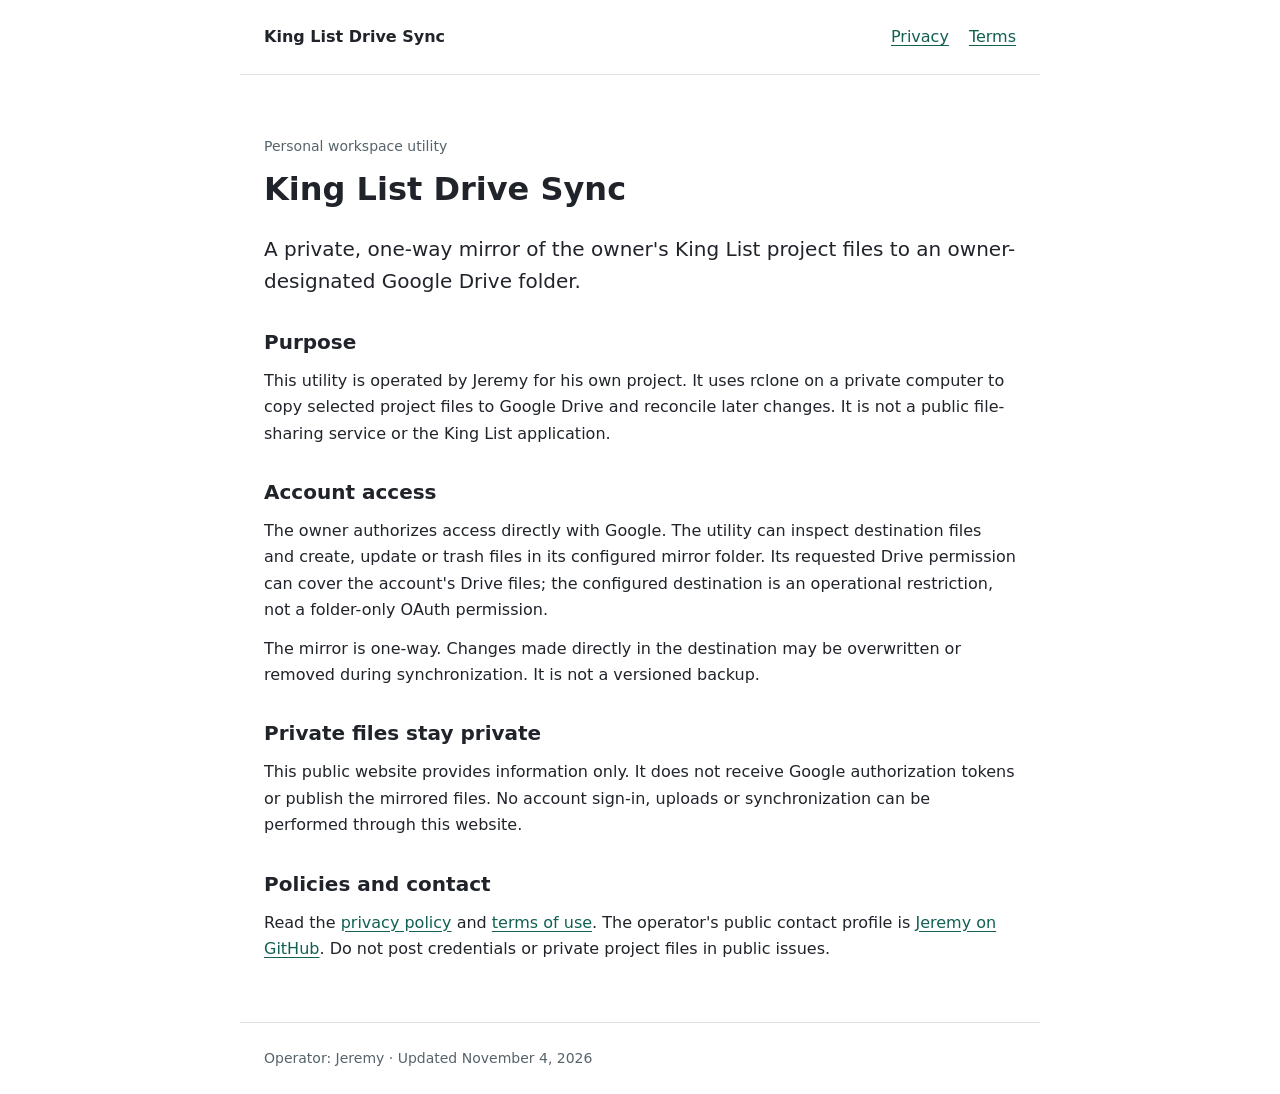
<file: index.html>
<!doctype html>
<html lang="en">
<head>
  <meta charset="utf-8">
  <meta name="viewport" content="width=device-width, initial-scale=1">
  <meta name="google-site-verification" content="vgKGBSK-i3Cuwafflx-32Yoo-h7bWpsO-IZM-OHTyg0" />
  <title>King List Drive Sync</title>
  <meta name="description" content="Information about Jeremy's private, one-way King List workspace synchronization utility.">
  <link rel="stylesheet" href="style.css">
</head>
<body>
  <header><a href="./">King List Drive Sync</a><nav aria-label="Legal"><a href="privacy.html">Privacy</a><a href="terms.html">Terms</a></nav></header>
  <main>
    <p class="label">Personal workspace utility</p>
    <h1>King List Drive Sync</h1>
    <p class="lead">A private, one-way mirror of the owner's King List project files to an owner-designated Google Drive folder.</p>
    <h2>Purpose</h2>
    <p>This utility is operated by Jeremy for his own project. It uses rclone on a private computer to copy selected project files to Google Drive and reconcile later changes. It is not a public file-sharing service or the King List application.</p>
    <h2>Account access</h2>
    <p>The owner authorizes access directly with Google. The utility can inspect destination files and create, update or trash files in its configured mirror folder. Its requested Drive permission can cover the account's Drive files; the configured destination is an operational restriction, not a folder-only OAuth permission.</p>
    <p>The mirror is one-way. Changes made directly in the destination may be overwritten or removed during synchronization. It is not a versioned backup.</p>
    <h2>Private files stay private</h2>
    <p>This public website provides information only. It does not receive Google authorization tokens or publish the mirrored files. No account sign-in, uploads or synchronization can be performed through this website.</p>
    <h2>Policies and contact</h2>
    <p>Read the <a href="privacy.html">privacy policy</a> and <a href="terms.html">terms of use</a>. The operator's public contact profile is <a href="https://github.com/jeremyby">Jeremy on GitHub</a>. Do not post credentials or private project files in public issues.</p>
  </main>
  <footer>Operator: Jeremy &middot; Updated November 4, 2026</footer>
</body>
</html>
</file>
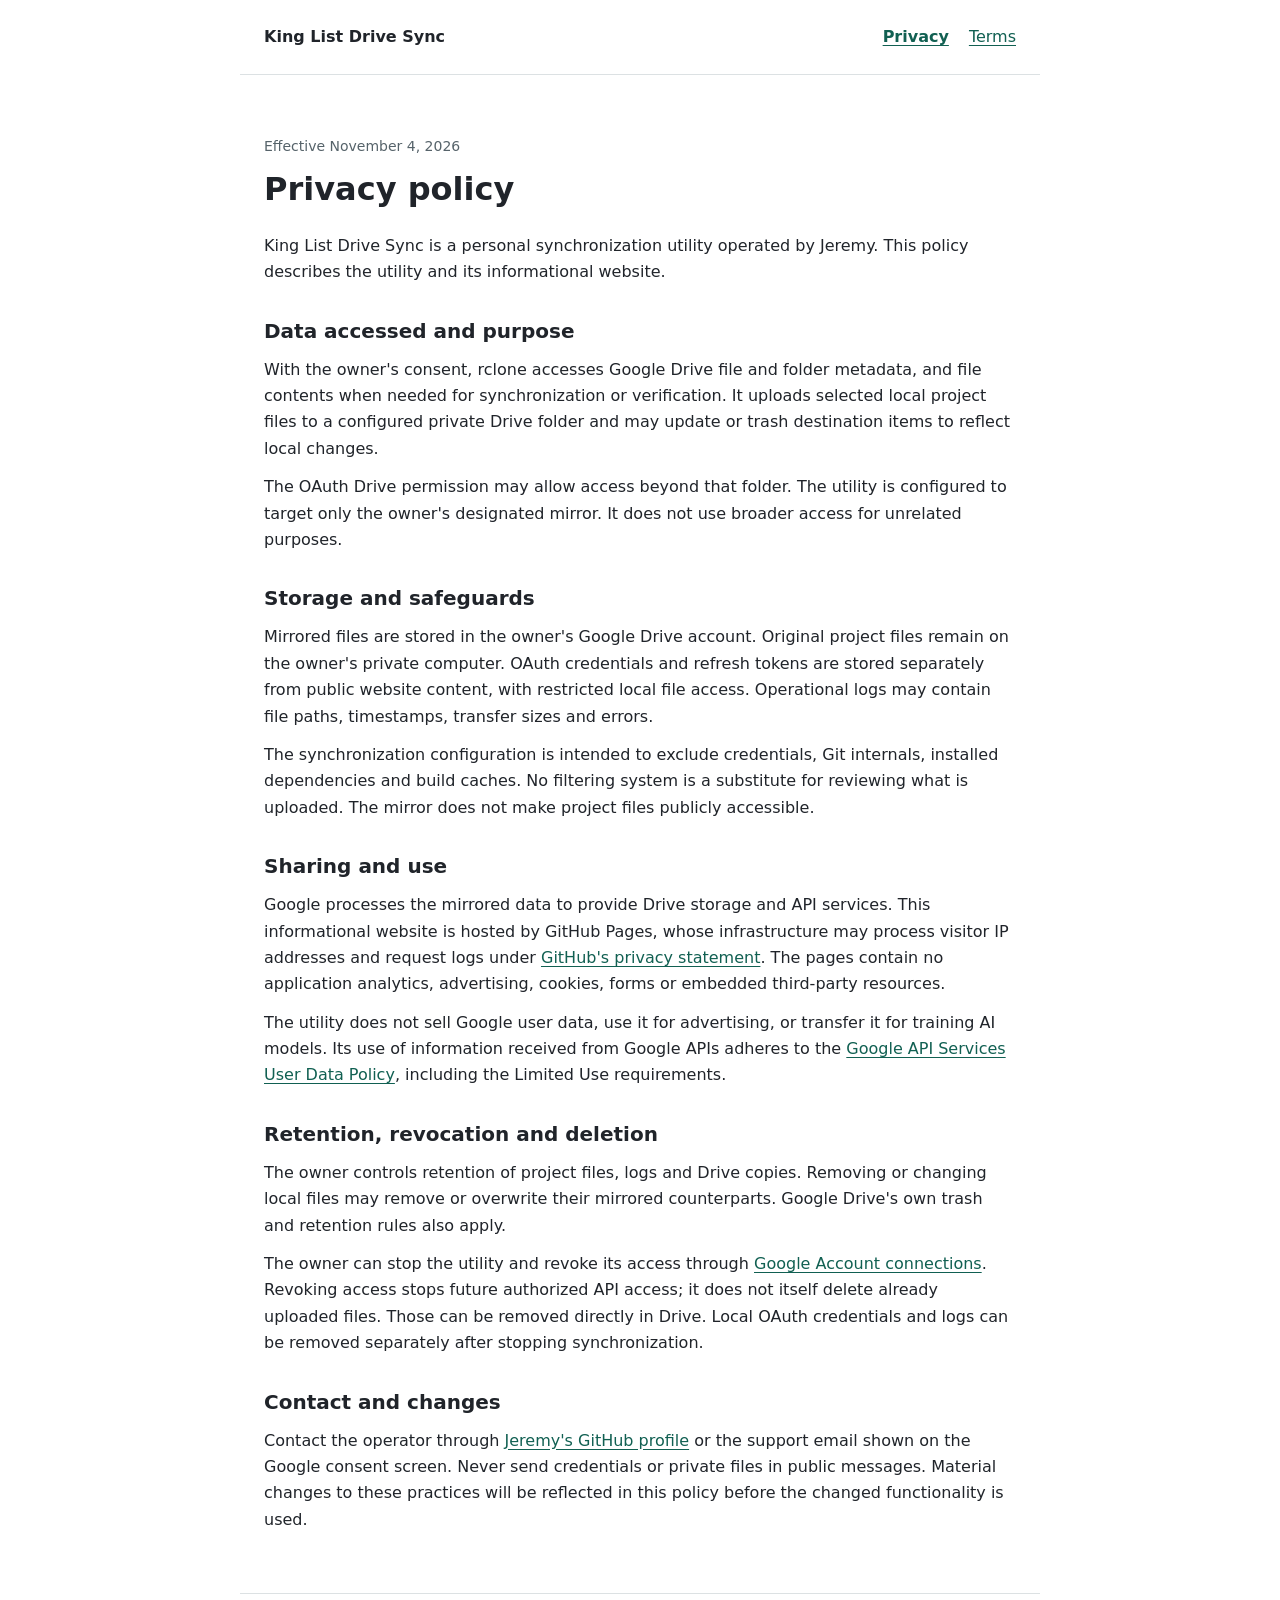
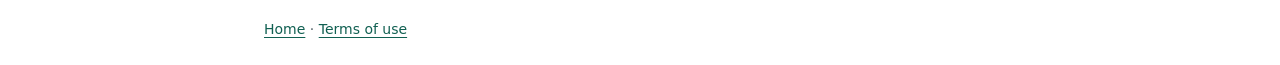
<file: privacy.html>
<!doctype html>
<html lang="en">
<head>
  <meta charset="utf-8">
  <meta name="viewport" content="width=device-width, initial-scale=1">
  <title>Privacy Policy | King List Drive Sync</title>
  <link rel="stylesheet" href="style.css">
</head>
<body>
  <header><a href="./">King List Drive Sync</a><nav aria-label="Legal"><a href="privacy.html" aria-current="page">Privacy</a><a href="terms.html">Terms</a></nav></header>
  <main>
    <p class="label">Effective November 4, 2026</p>
    <h1>Privacy policy</h1>
    <p>King List Drive Sync is a personal synchronization utility operated by Jeremy. This policy describes the utility and its informational website.</p>
    <h2>Data accessed and purpose</h2>
    <p>With the owner's consent, rclone accesses Google Drive file and folder metadata, and file contents when needed for synchronization or verification. It uploads selected local project files to a configured private Drive folder and may update or trash destination items to reflect local changes.</p>
    <p>The OAuth Drive permission may allow access beyond that folder. The utility is configured to target only the owner's designated mirror. It does not use broader access for unrelated purposes.</p>
    <h2>Storage and safeguards</h2>
    <p>Mirrored files are stored in the owner's Google Drive account. Original project files remain on the owner's private computer. OAuth credentials and refresh tokens are stored separately from public website content, with restricted local file access. Operational logs may contain file paths, timestamps, transfer sizes and errors.</p>
    <p>The synchronization configuration is intended to exclude credentials, Git internals, installed dependencies and build caches. No filtering system is a substitute for reviewing what is uploaded. The mirror does not make project files publicly accessible.</p>
    <h2>Sharing and use</h2>
    <p>Google processes the mirrored data to provide Drive storage and API services. This informational website is hosted by GitHub Pages, whose infrastructure may process visitor IP addresses and request logs under <a href="https://docs.github.com/en/site-policy/privacy-policies/github-general-privacy-statement">GitHub's privacy statement</a>. The pages contain no application analytics, advertising, cookies, forms or embedded third-party resources.</p>
    <p>The utility does not sell Google user data, use it for advertising, or transfer it for training AI models. Its use of information received from Google APIs adheres to the <a href="https://developers.google.com/terms/api-services-user-data-policy">Google API Services User Data Policy</a>, including the Limited Use requirements.</p>
    <h2>Retention, revocation and deletion</h2>
    <p>The owner controls retention of project files, logs and Drive copies. Removing or changing local files may remove or overwrite their mirrored counterparts. Google Drive's own trash and retention rules also apply.</p>
    <p>The owner can stop the utility and revoke its access through <a href="https://myaccount.google.com/connections">Google Account connections</a>. Revoking access stops future authorized API access; it does not itself delete already uploaded files. Those can be removed directly in Drive. Local OAuth credentials and logs can be removed separately after stopping synchronization.</p>
    <h2>Contact and changes</h2>
    <p>Contact the operator through <a href="https://github.com/jeremyby">Jeremy's GitHub profile</a> or the support email shown on the Google consent screen. Never send credentials or private files in public messages. Material changes to these practices will be reflected in this policy before the changed functionality is used.</p>
  </main>
  <footer><a href="./">Home</a> &middot; <a href="terms.html">Terms of use</a></footer>
</body>
</html>
</file>
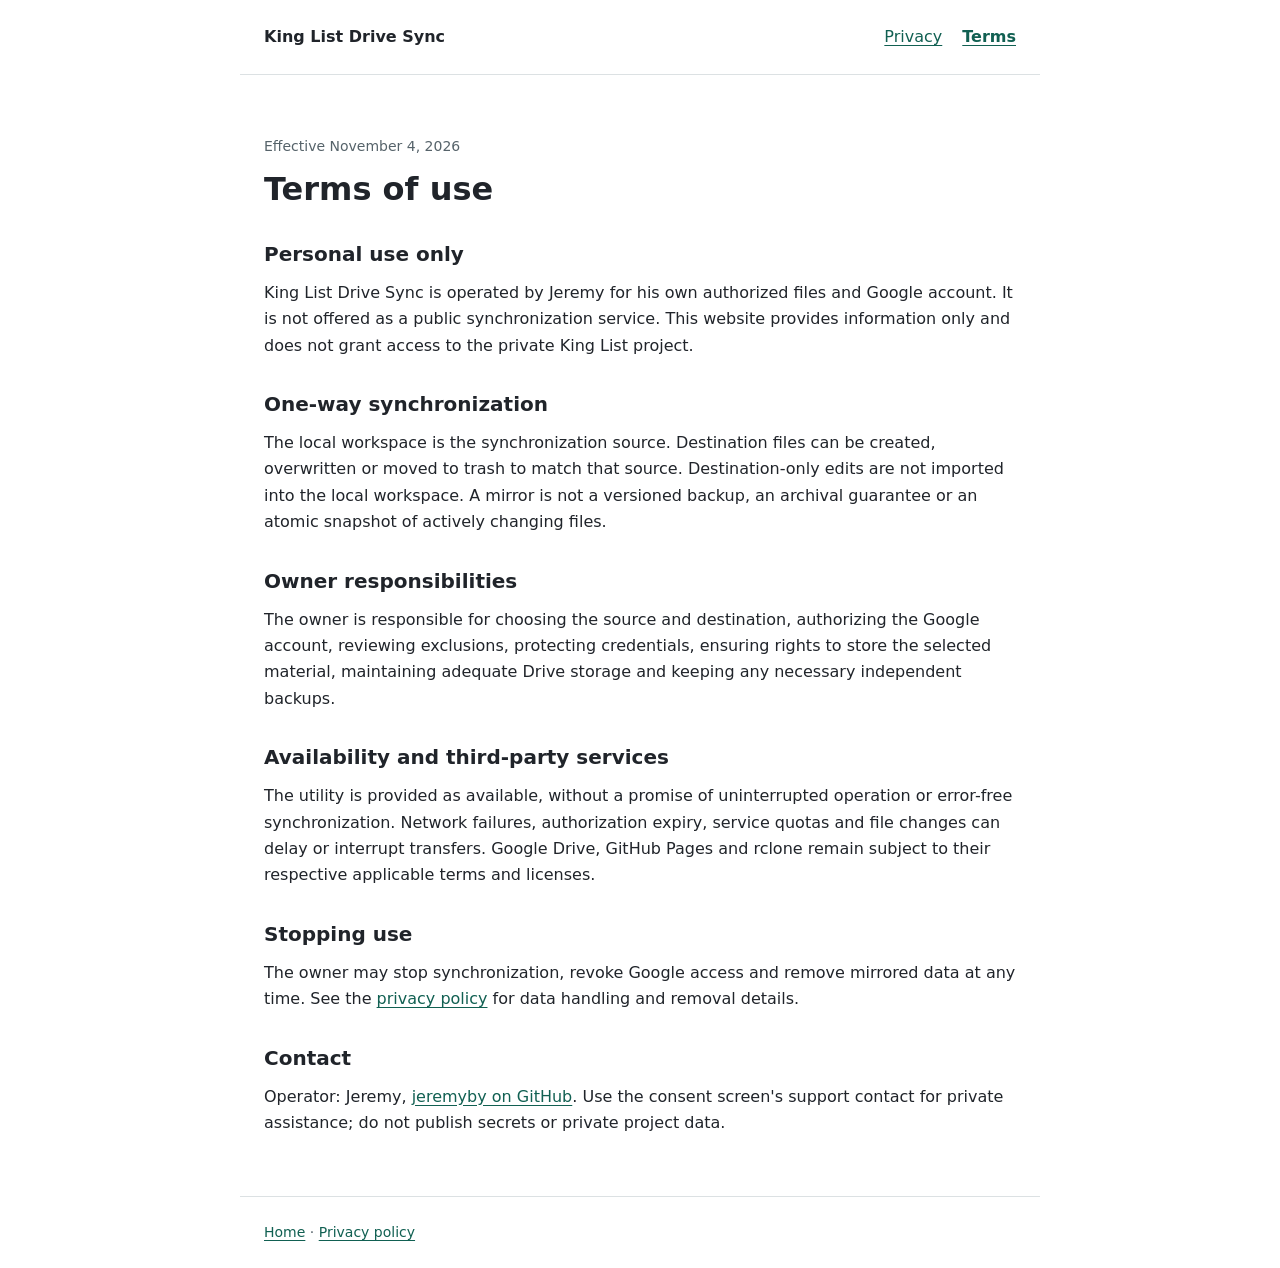
<file: terms.html>
<!doctype html>
<html lang="en">
<head>
  <meta charset="utf-8">
  <meta name="viewport" content="width=device-width, initial-scale=1">
  <title>Terms of Use | King List Drive Sync</title>
  <link rel="stylesheet" href="style.css">
</head>
<body>
  <header><a href="./">King List Drive Sync</a><nav aria-label="Legal"><a href="privacy.html">Privacy</a><a href="terms.html" aria-current="page">Terms</a></nav></header>
  <main>
    <p class="label">Effective November 4, 2026</p>
    <h1>Terms of use</h1>
    <h2>Personal use only</h2>
    <p>King List Drive Sync is operated by Jeremy for his own authorized files and Google account. It is not offered as a public synchronization service. This website provides information only and does not grant access to the private King List project.</p>
    <h2>One-way synchronization</h2>
    <p>The local workspace is the synchronization source. Destination files can be created, overwritten or moved to trash to match that source. Destination-only edits are not imported into the local workspace. A mirror is not a versioned backup, an archival guarantee or an atomic snapshot of actively changing files.</p>
    <h2>Owner responsibilities</h2>
    <p>The owner is responsible for choosing the source and destination, authorizing the Google account, reviewing exclusions, protecting credentials, ensuring rights to store the selected material, maintaining adequate Drive storage and keeping any necessary independent backups.</p>
    <h2>Availability and third-party services</h2>
    <p>The utility is provided as available, without a promise of uninterrupted operation or error-free synchronization. Network failures, authorization expiry, service quotas and file changes can delay or interrupt transfers. Google Drive, GitHub Pages and rclone remain subject to their respective applicable terms and licenses.</p>
    <h2>Stopping use</h2>
    <p>The owner may stop synchronization, revoke Google access and remove mirrored data at any time. See the <a href="privacy.html">privacy policy</a> for data handling and removal details.</p>
    <h2>Contact</h2>
    <p>Operator: Jeremy, <a href="https://github.com/jeremyby">jeremyby on GitHub</a>. Use the consent screen's support contact for private assistance; do not publish secrets or private project data.</p>
  </main>
  <footer><a href="./">Home</a> &middot; <a href="privacy.html">Privacy policy</a></footer>
</body>
</html>
</file>
<file: style.css>
:root { color-scheme: light; font-family: system-ui, sans-serif; color: #20242a; background: #fff; line-height: 1.65; }
* { box-sizing: border-box; }
body { margin: 0; }
a { color: #116052; text-underline-offset: 3px; overflow-wrap: anywhere; }
header, main, footer { max-width: 800px; margin: 0 auto; padding: 24px; }
header { display: flex; flex-wrap: wrap; gap: 16px 32px; justify-content: space-between; border-bottom: 1px solid #dce1e3; }
header > a { font-weight: 650; color: #20242a; text-decoration: none; }
nav { display: flex; gap: 20px; }
nav a[aria-current] { font-weight: 700; }
main { padding-top: 48px; padding-bottom: 48px; }
h1 { font-size: 32px; line-height: 1.2; margin: 8px 0 24px; overflow-wrap: anywhere; }
h2 { font-size: 20px; line-height: 1.35; margin: 32px 0 12px; }
p { margin: 12px 0; }
.label { color: #56636a; font-size: 14px; }
.lead { font-size: 20px; line-height: 1.6; }
footer { border-top: 1px solid #dce1e3; color: #56636a; font-size: 14px; }
</file>
